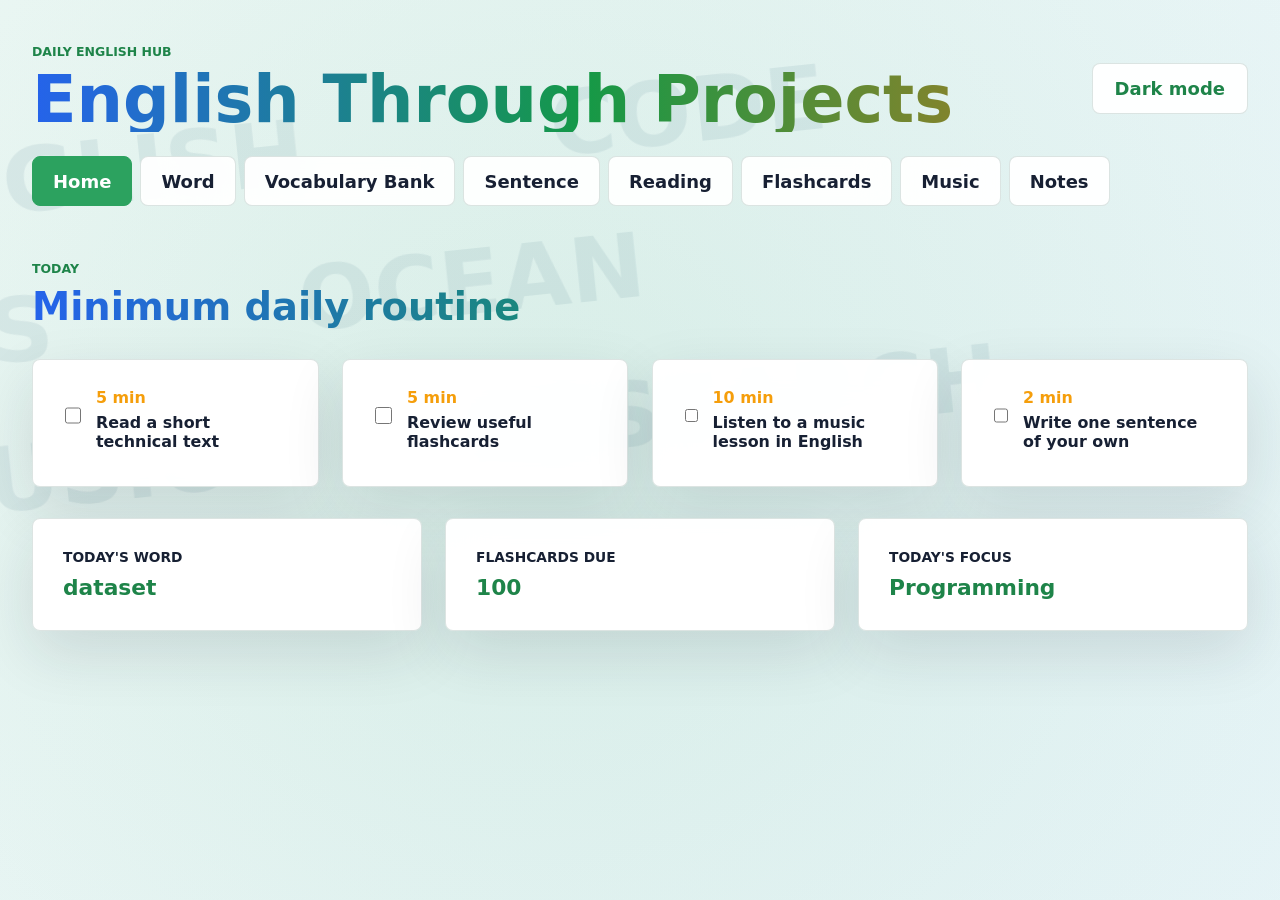
<file: index.html>
<!doctype html>
<html lang="pt-BR">
  <head>
    <meta charset="utf-8" />
    <meta name="viewport" content="width=device-width, initial-scale=1" />
    <meta name="theme-color" content="#0f172a" />
    <meta name="application-name" content="English Through Projects" />
    <meta name="apple-mobile-web-app-title" content="English Projects" />
    <meta name="apple-mobile-web-app-capable" content="yes" />
    <meta name="apple-mobile-web-app-status-bar-style" content="black-translucent" />
    <title>English Through Projects</title>
    <link rel="manifest" href="manifest.webmanifest" />
    <link rel="icon" href="icons/icon.svg" type="image/svg+xml" />
    <link rel="apple-touch-icon" href="icons/icon-192.png" />
    <link rel="stylesheet" href="styles.css" />
  </head>
  <body>
    <header class="app-header">
      <div>
        <p class="eyebrow">Daily English Hub</p>
        <h1>English Through Projects</h1>
      </div>
      <div class="header-actions">
        <button class="secondary-button theme-button" id="themeBtn" type="button">Dark mode</button>
      </div>
    </header>

    <nav class="tabs" aria-label="Main sections">
      <button class="tab is-active" type="button" data-tab="home">Home</button>
      <button class="tab" type="button" data-tab="word">Word</button>
      <button class="tab" type="button" data-tab="vocabulary">Vocabulary Bank</button>
      <button class="tab" type="button" data-tab="sentence">Sentence</button>
      <button class="tab" type="button" data-tab="reading">Reading</button>
      <button class="tab" type="button" data-tab="flashcards">Flashcards</button>
      <button class="tab" type="button" data-tab="music">Music</button>
      <button class="tab" type="button" data-tab="notes">Notes</button>
    </nav>

    <main>
      <section class="tab-panel is-active" id="home">
        <div class="section-heading">
          <p class="eyebrow">Today</p>
          <h2>Minimum daily routine</h2>
        </div>

        <div class="routine-grid">
          <label class="routine-item">
            <input type="checkbox" data-task="reading" />
            <span>
              <strong>5 min</strong>
              Read a short technical text
            </span>
          </label>
          <label class="routine-item">
            <input type="checkbox" data-task="flashcards" />
            <span>
              <strong>5 min</strong>
              Review useful flashcards
            </span>
          </label>
          <label class="routine-item">
            <input type="checkbox" data-task="music" />
            <span>
              <strong>10 min</strong>
              Listen to a music lesson in English
            </span>
          </label>
          <label class="routine-item">
            <input type="checkbox" data-task="sentence" />
            <span>
              <strong>2 min</strong>
              Write one sentence of your own
            </span>
          </label>
        </div>

        <div class="home-grid">
          <article class="summary-card">
            <span>Today's Word</span>
            <strong id="homeWord">dataset</strong>
          </article>
          <article class="summary-card">
            <span>Flashcards Due</span>
            <strong id="homeDue">0</strong>
          </article>
          <article class="summary-card">
            <span>Today's Focus</span>
            <strong id="homeFocus">Research</strong>
          </article>
        </div>
      </section>

      <section class="tab-panel" id="word">
        <div class="section-heading">
          <p class="eyebrow">Vocabulary</p>
          <h2>Today's Word</h2>
        </div>
        <article class="feature-card">
          <div class="word-row">
            <h3 id="wordText">dataset</h3>
            <span id="wordTag">Programming</span>
          </div>
          <p id="wordMeaning">A structured collection of data used for analysis.</p>
          <p class="translation" id="wordTranslation">conjunto de dados</p>
          <p class="example" id="wordExample">This dataset contains shoreline measurements from 2024.</p>
          <div class="button-row">
            <button class="primary-button" type="button" id="newWordButton">New word</button>
            <button class="secondary-button" type="button" id="speakWordButton">Listen</button>
          </div>
        </article>

        <article class="feature-card add-word-card">
          <h3>Add Word</h3>
          <div class="form-grid">
            <label>
              English word
              <input id="addTerm" type="text" list="knownWords" placeholder="e.g. coastline" />
            </label>
            <label>
              Theme
              <input id="addTag" type="text" placeholder="e.g. Coastal GIS" />
            </label>
            <label>
              Meaning in English
              <input id="addMeaning" type="text" placeholder="Short definition in English" />
            </label>
            <label>
              Translation
              <input id="addTranslation" type="text" placeholder="Portuguese meaning" />
            </label>
          </div>
          <label>
            Example sentence
            <textarea id="addExample" rows="3" placeholder="The coastline changed after the storm."></textarea>
          </label>
          <p class="suggestion" id="wordSuggestion" aria-live="polite"></p>
          <div class="button-row">
            <button class="primary-button" type="button" id="addWordButton">Add word</button>
            <button class="secondary-button" type="button" id="checkWordButton">Check spelling</button>
          </div>
          <datalist id="knownWords"></datalist>
        </article>

        <article class="feature-card add-word-card">
          <h3>Backup Vocabulary</h3>
          <p id="backupSummary">Personal words saved: 0</p>
          <div class="button-row">
            <button class="primary-button" type="button" id="exportWordsButton">Export vocabulary</button>
            <label class="file-button" for="importWordsInput">Import vocabulary</label>
            <input id="importWordsInput" class="visually-hidden" type="file" accept="application/json,.json" />
          </div>
        </article>
      </section>

      <section class="tab-panel" id="vocabulary">
        <div class="section-heading">
          <p class="eyebrow">Reference bank</p>
          <h2>Vocabulary Bank</h2>
        </div>
        <article class="feature-card">
          <div class="form-grid">
            <label>
              Search
              <input id="vocabularySearch" type="text" placeholder="Search word, meaning, example..." />
            </label>
            <label>
              Theme
              <select id="vocabularyFilter">
                <option value="all">All themes</option>
              </select>
            </label>
          </div>
          <div class="button-row">
            <a class="link-button" href="https://www.notion.so/36ad14c78a5680969c79f779a59ec360?v=36ad14c78a5680ae8432000c0e281ff0" target="_blank" rel="noopener noreferrer">Open Notion bank</a>
            <a class="link-button" id="dictionarySearchLink" href="https://dictionary.cambridge.org/pt/dicionario/ingles/" target="_blank" rel="noopener noreferrer">Search Cambridge</a>
            <a class="link-button" id="googleSearchLink" href="https://www.google.com/search?q=English+dictionary" target="_blank" rel="noopener noreferrer">Search Google</a>
          </div>
          <p class="translation" id="vocabularyCount">0 words</p>
          <div class="table-wrap">
            <table class="vocabulary-table">
              <thead>
                <tr>
                  <th>Word</th>
                  <th>Theme</th>
                  <th>Translation</th>
                  <th>Meaning</th>
                  <th>Example</th>
                  <th>Source</th>
                  <th>Audio</th>
                </tr>
              </thead>
              <tbody id="vocabularyTableBody"></tbody>
            </table>
          </div>
        </article>
      </section>

      <section class="tab-panel" id="sentence">
        <div class="section-heading">
          <p class="eyebrow">Micro output</p>
          <h2>Today's Sentence</h2>
        </div>
        <article class="feature-card">
          <p id="sentencePrompt">Describe one task from your current project in English.</p>
          <textarea id="dailySentence" rows="5" placeholder="Today I analyzed coastal mapping data..."></textarea>
          <button class="primary-button" type="button" id="saveSentenceButton">Save sentence</button>
        </article>
      </section>

      <section class="tab-panel" id="reading">
        <div class="section-heading">
          <p class="eyebrow">5-minute reading</p>
          <h2>Quick Reading</h2>
        </div>
        <article class="feature-card">
          <h3 id="readingTitle">Coastal Monitoring</h3>
          <p id="readingText">
            Coastal monitoring combines field observations, satellite imagery, and spatial analysis to understand how shorelines change over time.
          </p>
          <div class="button-row">
            <button class="primary-button" type="button" id="newReadingButton">New reading</button>
            <button class="secondary-button" type="button" id="speakReadingButton">Listen</button>
            <button class="secondary-button" type="button" id="recordReadingButton">Record voice</button>
          </div>
          <div class="speech-panel">
            <span>Your speech</span>
            <p id="speechResult">Press Record voice and read the text aloud.</p>
            <strong id="speechScore">Match score: --</strong>
          </div>
        </article>
      </section>

      <section class="tab-panel" id="flashcards">
        <div class="section-heading">
          <p class="eyebrow">SRS starter</p>
          <h2>Flashcards Due</h2>
        </div>
        <article class="feature-card flashcard">
          <p class="card-label" id="cardCategory">GIS</p>
          <h3 id="cardFront">sampling</h3>
          <p id="cardBack" hidden>Amostragem: the process of selecting observations or locations for analysis.</p>
          <div class="button-row">
            <button class="secondary-button" type="button" id="speakCardButton">Listen</button>
            <button class="secondary-button" type="button" id="showAnswerButton">Show answer</button>
            <button class="primary-button" type="button" id="knownButton">I knew it</button>
            <button class="secondary-button" type="button" id="reviewButton">Review again</button>
          </div>
        </article>
      </section>

      <section class="tab-panel" id="music">
        <div class="section-heading">
          <p class="eyebrow">Listening</p>
          <h2>Music Practice</h2>
        </div>
        <article class="feature-card">
          <div class="word-row">
            <h3 id="musicTitle">Coastal Morning</h3>
            <span id="musicStyle">Folk / acoustic</span>
          </div>
          <p id="musicFocus">Clear vowels and slow rhythm</p>
          <p id="musicActivity">Read the lines slowly and repeat them with a relaxed pulse.</p>
          <div class="lyrics-box" id="musicLines"></div>
          <p class="translation" id="musicVocabulary">shoreline, tide, rhythm, flow</p>
          <p class="translation" id="musicExpressions">beside the water, let the rhythm flow</p>
          <div class="music-links">
            <a class="study-link" id="musicStudyLink" href="#" target="_blank" rel="noopener noreferrer" hidden>Open lyrics/source</a>
            <a class="study-link" id="musicAudioLink" href="#" target="_blank" rel="noopener noreferrer" hidden>Listen to song</a>
          </div>
          <div class="button-row">
            <button class="primary-button" type="button" id="newMusicButton">New song</button>
            <button class="secondary-button" type="button" id="speakMusicButton">Listen</button>
          </div>
          <textarea id="musicNotes" rows="5" placeholder="groove, chord progression, breath control..."></textarea>
          <button class="primary-button" type="button" id="saveMusicButton">Save music notes</button>
        </article>

        <article class="feature-card add-word-card">
          <h3>Add Music Study</h3>
          <div class="form-grid">
            <label>
              Song title
              <input id="addMusicTitle" type="text" placeholder="e.g. Here Comes the Sun" />
            </label>
            <label>
              Artist / style
              <input id="addMusicStyle" type="text" placeholder="e.g. The Beatles / acoustic pop" />
            </label>
            <label>
              Study focus
              <input id="addMusicFocus" type="text" placeholder="e.g. warm vowels, rhythm, expressions" />
            </label>
            <label>
              Lyrics or study link
              <input id="addMusicStudyLink" type="url" placeholder="https://..." />
            </label>
            <label>
              Audio/video link
              <input id="addMusicAudioLink" type="url" placeholder="https://..." />
            </label>
            <label>
              Useful vocabulary
              <input id="addMusicVocabulary" type="text" placeholder="sun, light, rhythm, brighter" />
            </label>
          </div>
          <label>
            Practice lines or short notes
            <textarea id="addMusicLines" rows="4" placeholder="Write short practice phrases or your own summary."></textarea>
          </label>
          <button class="primary-button" type="button" id="addMusicButton">Add music study</button>
        </article>
      </section>

      <section class="tab-panel" id="notes">
        <div class="section-heading">
          <p class="eyebrow">Personal archive</p>
          <h2>My Notes</h2>
        </div>
        <article class="feature-card">
          <div class="button-row">
            <a class="link-button" href="https://www.notion.so/36cd14c78a56803b93e5cd36a8d43102?v=36cd14c78a568003b4f1000ceef954b7" target="_blank" rel="noopener noreferrer">Open Notion notes</a>
          </div>
          <textarea id="generalNotes" rows="10" placeholder="Useful terms, sentences, article ideas, doubts..."></textarea>
          <button class="primary-button" type="button" id="saveNotesButton">Save notes</button>
        </article>
      </section>
    </main>

    <div class="toast" id="toast" role="status" aria-live="polite"></div>

    <script src="app.js"></script>
  </body>
</html>
</file>
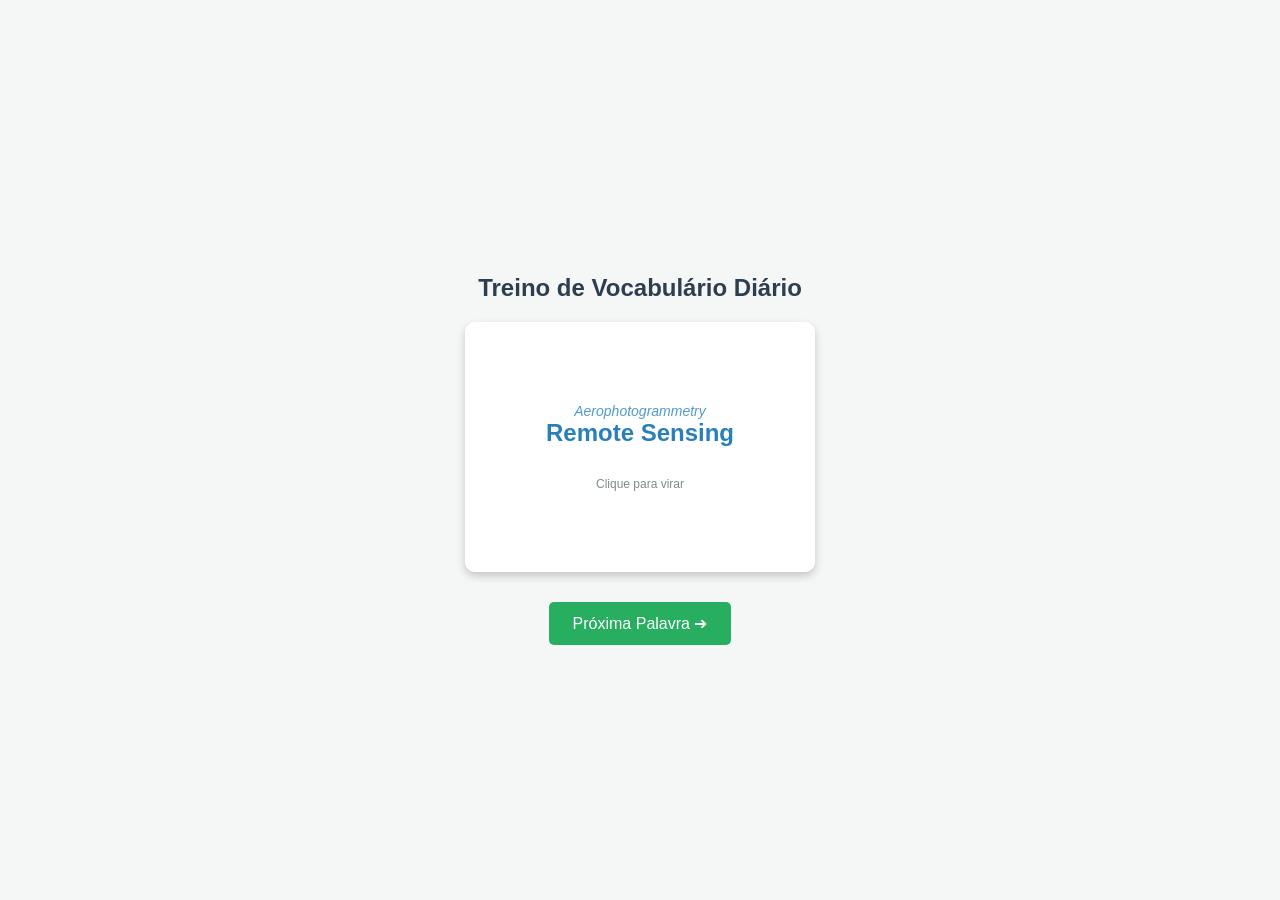
<file: flashcards.html>
<!DOCTYPE html>
<html lang="pt-BR">
<head>
    <meta charset="UTF-8">
    <meta name="viewport" content="width=device-width, initial-scale=1.0">
    <title>Tech & Bio Flashcards</title>
    <style>
        body {
            font-family: 'Segoe UI', Tahoma, Geneva, Verdana, sans-serif;
            background-color: #f4f7f6;
            display: flex;
            flex-direction: column;
            align-items: center;
            justify-content: center;
            height: 100vh;
            margin: 0;
            color: #333;
        }

        h2 {
            margin-bottom: 20px;
            color: #2c3e50;
        }

        /* Container do Flashcard com perspectiva 3D */
        .flashcard-container {
            background-color: transparent;
            width: 350px;
            height: 250px;
            perspective: 1000px;
            margin-bottom: 30px;
            cursor: pointer;
        }

        /* O cartão em si, que vai girar */
        .flashcard {
            position: relative;
            width: 100%;
            height: 100%;
            text-align: center;
            transition: transform 0.6s;
            transform-style: preserve-3d;
            box-shadow: 0 4px 8px 0 rgba(0,0,0,0.2);
            border-radius: 10px;
        }

        /* Classe acionada pelo JavaScript para girar 180 graus */
        .flashcard.is-flipped {
            transform: rotateY(180deg);
        }

        /* Estilo das faces (Frente e Verso) */
        .flashcard-face {
            position: absolute;
            width: 100%;
            height: 100%;
            -webkit-backface-visibility: hidden; /* Safari */
            backface-visibility: hidden;
            display: flex;
            flex-direction: column;
            align-items: center;
            justify-content: center;
            border-radius: 10px;
            padding: 20px;
            box-sizing: border-box;
        }

        /* Face da Frente (Inglês) */
        .flashcard-front {
            background-color: #ffffff;
            color: #2980b9;
        }

        /* Face de Trás (Português) */
        .flashcard-back {
            background-color: #2980b9;
            color: white;
            transform: rotateY(180deg);
        }

        .word {
            font-size: 24px;
            font-weight: bold;
            margin-bottom: 10px;
        }

        .context {
            font-size: 14px;
            font-style: italic;
            opacity: 0.8;
        }

        button {
            padding: 12px 24px;
            font-size: 16px;
            background-color: #27ae60;
            color: white;
            border: none;
            border-radius: 5px;
            cursor: pointer;
            transition: background-color 0.3s;
        }

        button:hover {
            background-color: #2ecc71;
        }
    </style>
</head>
<body>

    <h2>Treino de Vocabulário Diário</h2>

    <div class="flashcard-container" onclick="flipCard()">
        <div class="flashcard" id="myCard">
            <div class="flashcard-face flashcard-front">
                <div class="context" id="context-en">Category</div>
                <div class="word" id="word-en">Word</div>
                <div style="font-size: 12px; margin-top: 20px; color: #7f8c8d;">Clique para virar</div>
            </div>
            <div class="flashcard-face flashcard-back">
                <div class="context" id="context-pt">Categoria</div>
                <div class="word" id="word-pt">Tradução</div>
            </div>
        </div>
    </div>

    <button onclick="nextCard()">Próxima Palavra ➔</button>

    <script>
        // 1. O seu Banco de Dados Personalizado (Array de Objetos)
        // Aqui você insere o vocabulário que faz sentido para o seu dia a dia!
        const vocabulary = [
            { en: "Coordinate Reference System (CRS)", pt: "Sistema de Referência de Coordenadas (SRC)", context: "Geoprocessing / QGIS" },
            { en: "Seaweed / Macroalgae", pt: "Alga Marinha / Macroalga", context: "Marine Biology" },
            { en: "Sheet Music", pt: "Partitura", context: "Music Theory" },
            { en: "Mangrove swamp", pt: "Manguezal", context: "Ecology" },
            { en: "Raster processing", pt: "Processamento de dados Raster", context: "GIS / Scripting" },
            { en: "Slide position", pt: "Posição da vara (Trombone)", context: "Music Practice" },
            { en: "Remote Sensing", pt: "Sensoriamento Remoto", context: "Aerophotogrammetry" }
        ];

        let currentIndex = 0;

        // Função para carregar a palavra atual na tela
        function loadCard() {
            const cardData = vocabulary[currentIndex];
            
            document.getElementById("word-en").innerText = cardData.en;
            document.getElementById("context-en").innerText = cardData.context;
            
            document.getElementById("word-pt").innerText = cardData.pt;
            document.getElementById("context-pt").innerText = "Tradução";
            
            // Garante que o cartão comece mostrando a frente
            document.getElementById("myCard").classList.remove("is-flipped");
        }

        // Função para virar o cartão (acionada pelo clique)
        function flipCard() {
            document.getElementById("myCard").classList.toggle("is-flipped");
        }

        // Função para sortear a próxima palavra
        function nextCard() {
            // Sorteia um número aleatório dentro do tamanho do array
            currentIndex = Math.floor(Math.random() * vocabulary.length);
            loadCard();
        }

        // Inicia o app carregando a primeira carta aleatória
        window.onload = nextCard;
    </script>

</body>
</html>
</file>
<file: styles.css>
:root {
  --bg: #f7fcfd;
  --bg-2: #e5f5f9;
  --panel: rgba(255, 255, 255, 0.94);
  --panel-2: rgba(255, 255, 255, 0.98);
  --ink: #172033;
  --muted: #42545f;
  --line: rgba(38, 87, 78, 0.16);
  --accent: #2ca25f;
  --accent-strong: #1e8449;
  --accent-soft: rgba(44, 162, 95, 0.12);
  --coral: #ec4899;
  --gold: #f59e0b;
  --violet: #8b5cf6;
  --blue: #6366f1;
  --shadow: 0 22px 60px rgba(23, 32, 51, 0.12);
}

:root[data-theme="dark"] {
  --bg: #0a1318;
  --bg-2: #0f1f2a;
  --panel: rgba(15, 32, 46, 0.94);
  --panel-2: rgba(12, 27, 39, 0.98);
  --ink: #f0f9fc;
  --muted: #a8d8e1;
  --line: rgba(177, 224, 208, 0.32);
  --accent: #4ade80;
  --accent-strong: #86efac;
  --accent-soft: rgba(74, 222, 128, 0.16);
  --shadow: 0 22px 70px rgba(0, 0, 0, 0.34);
}

* {
  box-sizing: border-box;
}

body {
  margin: 0;
  min-height: 100vh;
  background:
    radial-gradient(circle at 12% 14%, rgba(44, 162, 95, 0.14), transparent 28%),
    radial-gradient(circle at 86% 16%, rgba(99, 102, 241, 0.12), transparent 30%),
    radial-gradient(circle at 78% 72%, rgba(245, 158, 11, 0.12), transparent 32%),
    radial-gradient(circle at 18% 84%, rgba(236, 72, 153, 0.1), transparent 30%),
    linear-gradient(125deg, var(--bg), #eef7ff, #f6fbf7, var(--bg-2));
  background-size: 360% 360%;
  color: var(--ink);
  font-family:
    Inter, ui-sans-serif, system-ui, -apple-system, BlinkMacSystemFont, "Segoe UI",
    sans-serif;
  font-size: clamp(1rem, 0.92rem + 0.28vw, 1.125rem);
  animation: rainbowDrift 24s ease-in-out infinite;
}

body::before {
  position: fixed;
  inset: 0;
  z-index: -1;
  color: rgba(44, 95, 120, 0.14);
  content: "ENGLISH   CODE   GIS   OCEAN   MUSIC   RESEARCH";
  font-size: clamp(2.2rem, 7vw, 6.5rem);
  font-weight: 900;
  line-height: 1.65;
  opacity: 0.62;
  pointer-events: none;
  transform: rotate(-6deg) translate(-8vw, 5vh);
  white-space: pre-wrap;
  word-spacing: 4vw;
}

:root[data-theme="dark"] body::before {
  color: rgba(168, 216, 225, 0.16);
  opacity: 0.68;
}

@keyframes rainbowDrift {
  0%,
  100% {
    background-position: 0% 50%;
  }

  50% {
    background-position: 100% 50%;
  }
}

button,
textarea,
input {
  font: inherit;
}

input,
textarea,
select {
  width: 100%;
  border: 1px solid var(--line);
  border-radius: 8px;
  color: var(--ink);
  background: rgba(255, 253, 249, 0.9);
}

input,
select {
  min-height: clamp(44px, 4vw, 52px);
  padding: 0 clamp(12px, 1.4vw, 16px);
}

textarea {
  min-height: clamp(132px, 15vw, 190px);
  resize: vertical;
  padding: clamp(14px, 1.7vw, 18px);
  line-height: 1.5;
}

:root[data-theme="dark"] input,
:root[data-theme="dark"] select,
:root[data-theme="dark"] textarea,
:root[data-theme="dark"] .lyrics-box,
:root[data-theme="dark"] .speech-panel {
  background: rgba(9, 21, 31, 0.7);
}

input:focus,
select:focus,
textarea:focus {
  border-color: var(--accent);
  outline: 3px solid var(--accent-soft);
}

.app-header {
  display: flex;
  align-items: center;
  justify-content: space-between;
  gap: 24px;
  width: min(95vw, 1240px);
  max-width: none;
  margin: 0 auto;
  padding: clamp(24px, 4vw, 44px) 0 clamp(16px, 2vw, 24px);
}

.eyebrow {
  margin: 0 0 8px;
  color: var(--accent-strong);
  font-size: 0.78rem;
  font-weight: 800;
  letter-spacing: 0;
  text-transform: uppercase;
}

h1,
h2,
h3,
p {
  margin-top: 0;
}

h1 {
  max-width: 980px;
  margin-bottom: 0;
  font-size: clamp(2rem, 5.1vw, 4.25rem);
  line-height: 1;
  white-space: nowrap;
}

h2 {
  margin-bottom: 0;
  font-size: clamp(1.55rem, 3vw, 2.8rem);
}

h3 {
  margin-bottom: 12px;
  font-size: clamp(1.35rem, 2vw, 2.1rem);
}

h1,
h2,
h3 {
  background: linear-gradient(90deg, #7dd3fc, #86efac, #fde047, #fb7185, #c084fc);
  background-size: 240% 240%;
  background-clip: text;
  color: transparent;
  animation: titleRainbow 12s ease-in-out infinite;
}

:root:not([data-theme="dark"]) h1,
:root:not([data-theme="dark"]) h2,
:root:not([data-theme="dark"]) h3 {
  background: linear-gradient(90deg, #2563eb, #159947, #b7791f, #db2777, #7c3aed);
  background-size: 240% 240%;
  background-clip: text;
  color: transparent;
}

@keyframes titleRainbow {
  0%,
  100% {
    background-position: 0% 50%;
  }

  50% {
    background-position: 100% 50%;
  }
}

.header-actions {
  display: flex;
  align-items: center;
  gap: 10px;
}

.tabs {
  display: flex;
  flex-wrap: wrap;
  gap: 8px;
  width: min(95vw, 1240px);
  max-width: none;
  margin: 0 auto;
  padding: 0 0 clamp(14px, 2vw, 20px);
  overflow-x: visible;
}

.tab {
  min-height: clamp(42px, 4vw, 50px);
  padding: 0 clamp(14px, 1.6vw, 20px);
  border: 1px solid var(--line);
  border-radius: 8px;
  background: var(--panel);
  color: var(--ink);
  cursor: pointer;
  font-weight: 800;
  white-space: nowrap;
  backdrop-filter: blur(16px);
  transition:
    background-color 160ms ease,
    border-color 160ms ease,
    color 160ms ease,
    transform 160ms ease;
}

.tab.is-active,
.tab:hover {
  border-color: var(--accent);
  background: var(--accent);
  color: #ffffff;
}

.tab:hover {
  transform: translateY(-1px);
}

main {
  width: min(95vw, 1240px);
  max-width: none;
  margin: 0 auto;
  padding: clamp(8px, 1vw, 14px) 0 clamp(48px, 7vw, 84px);
}

.tab-panel {
  display: none;
}

.tab-panel.is-active {
  display: block;
  animation: panelFadeIn 220ms ease;
}

@keyframes panelFadeIn {
  from {
    opacity: 0;
    transform: translateY(8px);
  }

  to {
    opacity: 1;
    transform: translateY(0);
  }
}

.section-heading {
  margin: clamp(14px, 2vw, 22px) 0 clamp(18px, 2.5vw, 30px);
}

.routine-grid,
.home-grid {
  display: grid;
  grid-template-columns: repeat(auto-fit, minmax(240px, 1fr));
  gap: clamp(14px, 1.8vw, 24px);
  margin-bottom: clamp(20px, 2.4vw, 34px);
}

.routine-item,
.summary-card,
.feature-card {
  border: 1px solid var(--line);
  border-radius: 8px;
  background: var(--panel-2);
  box-shadow: var(--shadow);
  backdrop-filter: blur(18px);
}

.routine-item {
  display: flex;
  align-items: flex-start;
  gap: 12px;
  min-height: clamp(112px, 10vw, 136px);
  padding: clamp(18px, 2.4vw, 28px);
  cursor: pointer;
}

.routine-item input {
  width: 20px;
  height: 20px;
  margin-top: 2px;
  accent-color: var(--accent);
}

.routine-item strong {
  display: block;
  margin-bottom: 6px;
  color: var(--gold);
}

.home-grid {
  grid-template-columns: repeat(3, minmax(0, 1fr));
  margin-top: clamp(14px, 2vw, 24px);
}

.summary-card {
  padding: clamp(18px, 2.4vw, 30px);
}

.summary-card span,
.card-label {
  display: block;
  margin-bottom: 10px;
  color: var(--ink);
  font-size: 0.86rem;
  font-weight: 800;
  text-transform: uppercase;
}

.summary-card strong {
  display: block;
  color: var(--accent-strong);
  font-size: clamp(1.35rem, 1.7vw, 1.8rem);
  overflow-wrap: anywhere;
}

.feature-card {
  width: 100%;
  max-width: none;
  padding: clamp(22px, 3vw, 42px);
  background: var(--panel-2);
  margin-bottom: clamp(18px, 2vw, 28px);
}

.feature-card > p {
  max-width: 920px;
}

.feature-card .example,
.feature-card .lyrics-box,
.feature-card .speech-panel {
  max-width: 940px;
}

.feature-card textarea {
  max-width: 980px;
}

.feature-card .form-grid {
  max-width: 1080px;
}

.feature-card .button-row,
.feature-card .word-row {
  max-width: 1040px;
}

.add-word-card {
  margin-top: clamp(16px, 2vw, 24px);
}

.feature-card p {
  color: var(--ink);
  font-size: clamp(1rem, 0.95rem + 0.25vw, 1.16rem);
  line-height: 1.6;
}

.word-row {
  display: flex;
  align-items: center;
  justify-content: space-between;
  gap: clamp(12px, 2vw, 20px);
  min-width: 0;
}

.word-row span {
  display: inline-flex;
  align-items: center;
  justify-content: center;
  max-width: min(340px, 100%);
  padding: 8px 12px;
  border: 1px solid var(--line);
  border-radius: 8px;
  background: color-mix(in srgb, var(--accent) 14%, var(--panel-2));
  color: var(--accent-strong);
  font-size: 0.82rem;
  font-weight: 800;
  line-height: 1.25;
  overflow-wrap: anywhere;
  text-align: center;
}

.example {
  padding-left: 16px;
  border-left: 4px solid var(--coral);
  color: var(--ink) !important;
}

.translation {
  color: var(--accent-strong) !important;
  font-weight: 800;
}

.study-link {
  display: inline-flex;
  align-items: center;
  min-height: 42px;
  margin-top: 8px;
  color: var(--accent-strong);
  font-weight: 900;
}

.music-links {
  display: flex;
  flex-wrap: wrap;
  gap: 10px 18px;
}

:root[data-theme="dark"] .translation,
:root[data-theme="dark"] .summary-card strong,
:root[data-theme="dark"] .flashcard h3,
:root[data-theme="dark"] .speech-panel strong,
:root[data-theme="dark"] .word-row span {
  color: #b7f7c9 !important;
}

.lyrics-box,
.speech-panel {
  margin: clamp(16px, 2vw, 24px) 0;
  border: 1px solid var(--line);
  border-radius: 8px;
  background: rgba(255, 255, 255, 0.72);
  padding: clamp(16px, 2vw, 24px);
}

.lyrics-box p {
  margin-bottom: 10px;
  color: var(--ink);
  font-size: clamp(1.08rem, 1vw + 0.85rem, 1.35rem);
  font-weight: 800;
  line-height: 1.45;
}

.lyrics-box p:last-child {
  margin-bottom: 0;
}

.speech-panel span {
  display: block;
  margin-bottom: 8px;
  color: var(--muted);
  font-size: 0.86rem;
  font-weight: 800;
  text-transform: uppercase;
}

.speech-panel p {
  margin-bottom: 10px;
  color: var(--ink);
}

.speech-panel strong {
  color: var(--accent-strong);
}

.table-wrap {
  width: 100%;
  margin-top: clamp(16px, 2vw, 24px);
  overflow-x: auto;
  border: 1px solid var(--line);
  border-radius: 8px;
  background: rgba(255, 255, 255, 0.64);
}

:root[data-theme="dark"] .table-wrap {
  background: rgba(9, 21, 31, 0.58);
}

.vocabulary-table {
  width: 100%;
  min-width: 1040px;
  table-layout: fixed;
  border-collapse: collapse;
}

.vocabulary-table th:nth-child(1),
.vocabulary-table td:nth-child(1) {
  width: 14%;
}

.vocabulary-table th:nth-child(2),
.vocabulary-table td:nth-child(2),
.vocabulary-table th:nth-child(3),
.vocabulary-table td:nth-child(3) {
  width: 13%;
}

.vocabulary-table th:nth-child(4),
.vocabulary-table td:nth-child(4),
.vocabulary-table th:nth-child(5),
.vocabulary-table td:nth-child(5) {
  width: 23%;
}

.vocabulary-table th:nth-child(6),
.vocabulary-table td:nth-child(6),
.vocabulary-table th:nth-child(7),
.vocabulary-table td:nth-child(7) {
  width: 7%;
}

.vocabulary-table th,
.vocabulary-table td {
  padding: 12px 14px;
  border-bottom: 1px solid var(--line);
  color: var(--ink);
  text-align: left;
  vertical-align: top;
}

.vocabulary-table th {
  position: sticky;
  top: 0;
  z-index: 1;
  background: var(--panel-2);
  color: var(--accent-strong);
  font-size: 0.82rem;
  text-transform: uppercase;
}

.vocabulary-table td {
  font-size: 0.95rem;
  line-height: 1.45;
  overflow-wrap: anywhere;
}

.vocabulary-table tr:last-child td {
  border-bottom: 0;
}

.source-pill {
  display: inline-flex;
  align-items: center;
  justify-content: center;
  padding: 5px 8px;
  border: 1px solid var(--line);
  border-radius: 8px;
  background: var(--accent-soft);
  color: var(--accent-strong);
  font-size: 0.78rem;
  font-weight: 900;
  white-space: nowrap;
}

.icon-button {
  min-height: 36px;
  margin: 0;
  padding: 0 10px;
  border: 1px solid var(--line);
  border-radius: 8px;
  background: var(--panel);
  color: var(--accent-strong);
  cursor: pointer;
  font-weight: 900;
}

.form-grid {
  display: grid;
  grid-template-columns: repeat(auto-fit, minmax(min(260px, 100%), 1fr));
  gap: clamp(14px, 2vw, 22px);
  margin-bottom: clamp(14px, 2vw, 22px);
}

label {
  display: block;
  color: var(--ink);
  font-size: clamp(0.9rem, 0.85rem + 0.18vw, 1rem);
  font-weight: 800;
}

label input,
label textarea {
  margin-top: 8px;
}

.suggestion {
  min-height: 24px;
  margin: 12px 0 0;
  color: var(--coral) !important;
  font-weight: 800;
}

.button-row {
  display: flex;
  flex-wrap: wrap;
  gap: clamp(10px, 1.5vw, 16px);
  margin-top: clamp(16px, 2vw, 24px);
}

.primary-button,
.secondary-button,
.file-button,
.link-button {
  display: inline-flex;
  align-items: center;
  justify-content: center;
  min-height: clamp(44px, 4vw, 52px);
  margin-top: 16px;
  padding: 0 clamp(16px, 2vw, 22px);
  border-radius: 8px;
  cursor: pointer;
  font-weight: 900;
  text-align: center;
  text-decoration: none;
  transition:
    background-color 160ms ease,
    border-color 160ms ease,
    color 160ms ease,
    transform 160ms ease,
    box-shadow 160ms ease;
}

.primary-button {
  border: 1px solid var(--accent);
  background: var(--accent);
  color: #ffffff;
}

.secondary-button,
.file-button,
.link-button {
  border: 1px solid var(--line);
  background: var(--panel);
  color: var(--accent-strong);
}

.primary-button:hover,
.secondary-button:hover,
.file-button:hover,
.link-button:hover {
  transform: translateY(-1px);
  box-shadow: 0 10px 24px rgba(23, 32, 51, 0.12);
}

.primary-button:hover {
  border-color: var(--accent-strong);
  background: var(--accent-strong);
}

.secondary-button:hover,
.file-button:hover,
.link-button:hover {
  border-color: var(--accent);
  background: var(--accent-soft);
}

:root[data-theme="dark"] .secondary-button,
:root[data-theme="dark"] .file-button,
:root[data-theme="dark"] .link-button {
  color: #d9fbe4;
}

.theme-button {
  margin-top: 0;
  white-space: nowrap;
}

.visually-hidden {
  position: absolute;
  width: 1px;
  height: 1px;
  margin: -1px;
  overflow: hidden;
  clip: rect(0 0 0 0);
  clip-path: inset(50%);
  border: 0;
  padding: 0;
  white-space: nowrap;
}

.flashcard h3 {
  color: var(--accent-strong);
  font-size: clamp(2.1rem, 5vw, 3.8rem);
}

.toast {
  position: fixed;
  right: 18px;
  bottom: 18px;
  max-width: min(360px, calc(100vw - 36px));
  padding: 12px 14px;
  border-radius: 8px;
  background: var(--ink);
  color: var(--bg);
  opacity: 0;
  transform: translateY(12px);
  transition:
    opacity 180ms ease,
    transform 180ms ease;
  pointer-events: none;
}

.toast.is-visible {
  opacity: 1;
  transform: translateY(0);
}

@media (max-width: 760px) {
  h1 {
    white-space: normal;
  }

  .app-header {
    align-items: flex-start;
    flex-direction: column;
  }

  .header-actions,
  .theme-button {
    width: 100%;
  }

  .header-actions {
    align-items: stretch;
    flex-direction: column;
  }

  .routine-grid,
  .home-grid {
    grid-template-columns: 1fr;
  }

  .word-row {
    align-items: flex-start;
    flex-direction: column;
  }

  .form-grid {
    grid-template-columns: 1fr;
  }
}

@media (min-width: 980px) {
  #word .feature-card:first-of-type,
  #reading .feature-card,
  #flashcards .feature-card,
  #music .feature-card {
    display: grid;
    grid-template-columns: minmax(0, 1.15fr) minmax(280px, 0.85fr);
    column-gap: clamp(24px, 4vw, 56px);
    align-items: start;
  }

  #word .feature-card:first-of-type .word-row,
  #reading .feature-card h3,
  #flashcards .feature-card .card-label,
  #music .feature-card .word-row {
    grid-column: 1 / -1;
  }

  #word .feature-card:first-of-type .button-row,
  #reading .feature-card .button-row,
  #flashcards .feature-card .button-row,
  #music .feature-card .button-row,
  #music .feature-card .music-links,
  #music .feature-card textarea,
  #music .feature-card > button {
    grid-column: 2;
  }

  #reading .feature-card .speech-panel,
  #music .feature-card .lyrics-box {
    grid-column: 1;
  }

  #sentence .feature-card,
  #notes .feature-card {
    max-width: 980px;
  }
}

@media (prefers-reduced-motion: reduce) {
  *,
  *::before,
  *::after {
    animation-duration: 0.01ms !important;
    animation-iteration-count: 1 !important;
    transition-duration: 0.01ms !important;
  }
}
</file>
